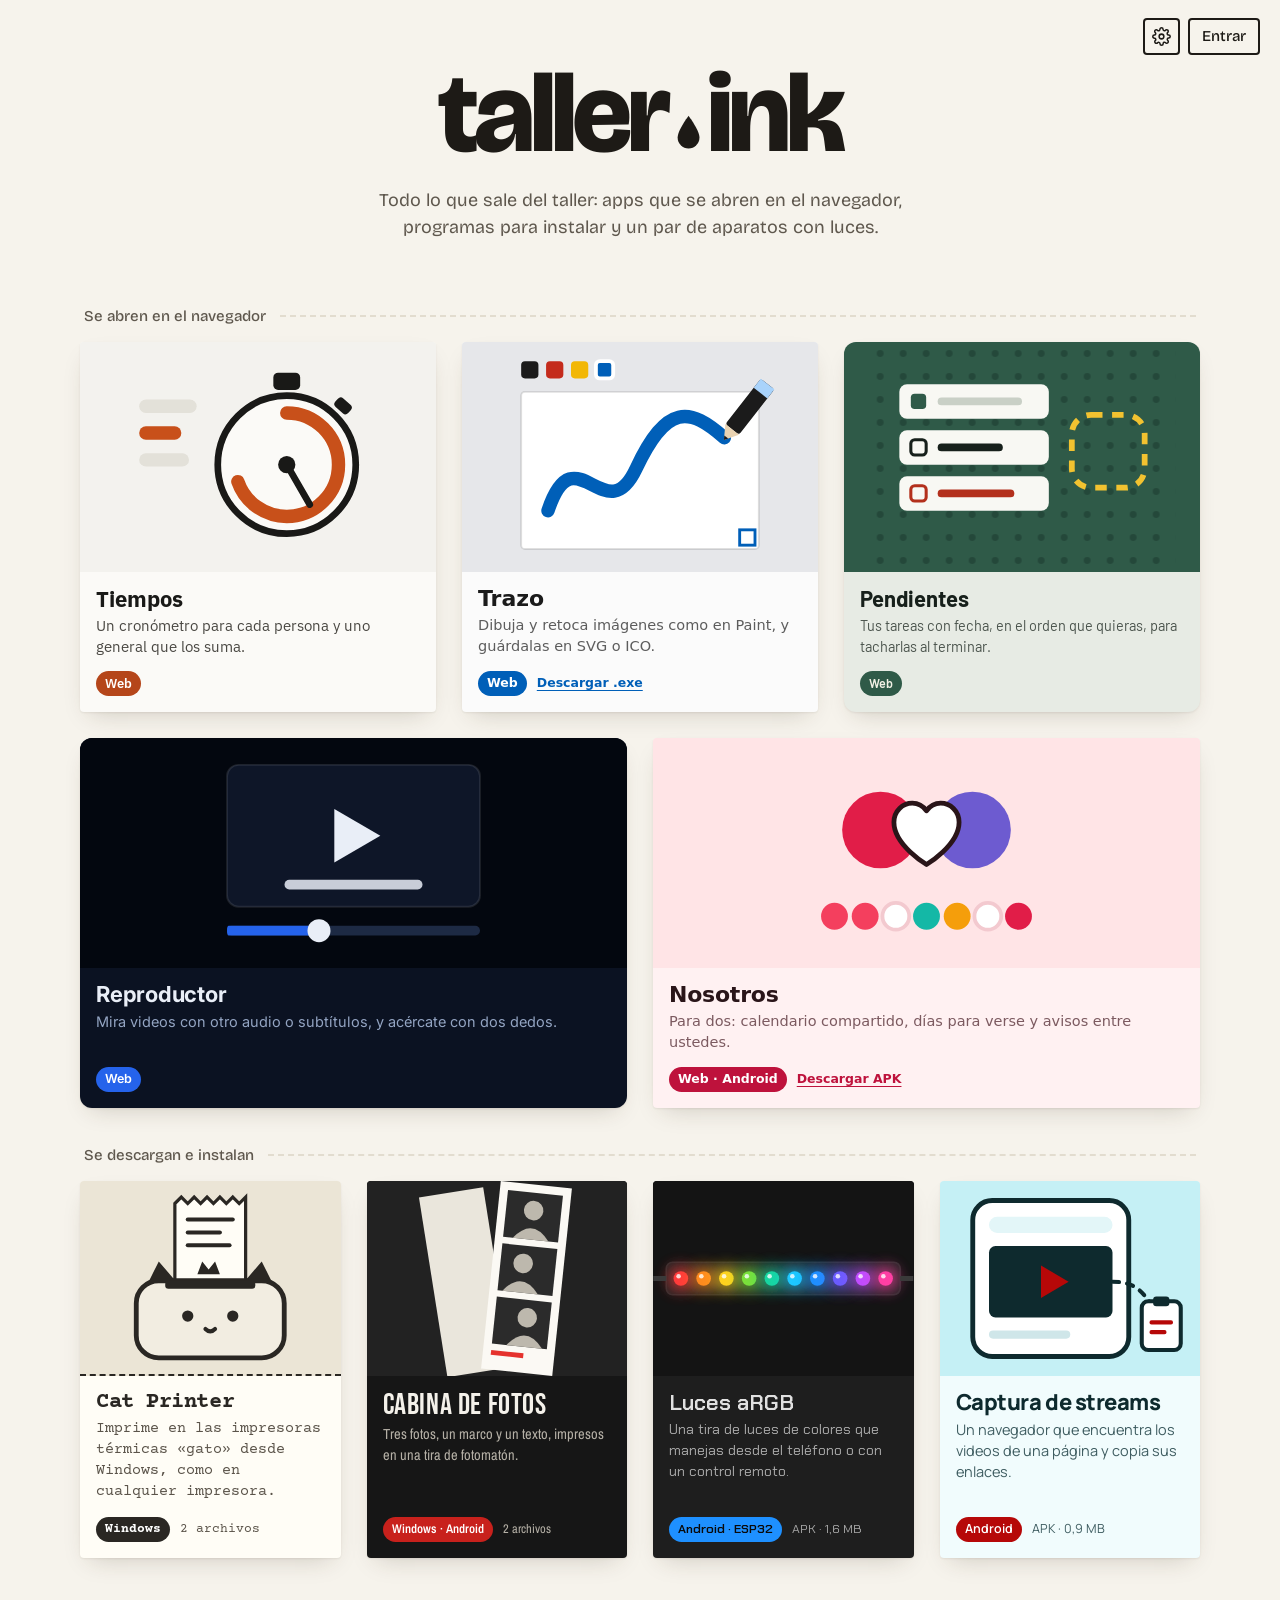
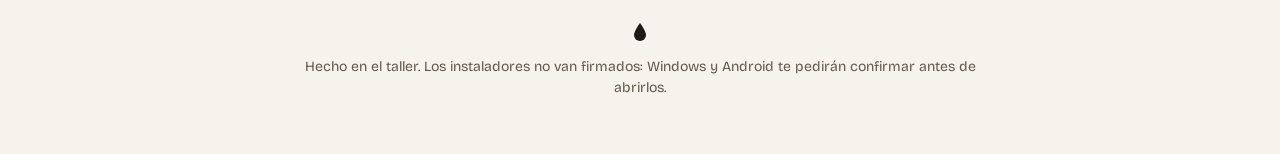
<file: index.html>
<!doctype html>
<html lang="es">
<head>
<meta charset="utf-8">
<meta name="viewport" content="width=device-width, initial-scale=1">
<title>Taller</title>
<meta name="description" content="Todo lo que sale del taller: apps web, programas para Windows y Android, y aparatos con luces.">
<meta name="theme-color" content="#f6f3ec">
<link rel="canonical" href="https://taller.ink/">
<meta property="og:type" content="website">
<meta property="og:site_name" content="Taller">
<meta property="og:title" content="Taller">
<meta property="og:description" content="Todo lo que sale del taller: apps web, programas para Windows y Android, y aparatos con luces.">
<meta property="og:url" content="https://taller.ink/">
<meta property="og:image" content="https://taller.ink/og.png">
<meta name="twitter:card" content="summary_large_image">
<script type="application/ld+json">{"@context":"https://schema.org","@type":"WebSite","name":"Taller","alternateName":"taller.ink","url":"https://taller.ink/"}</script>
<link rel="icon" href="/favicon.ico" sizes="48x48">
<link rel="icon" href="/favicon.svg" type="image/svg+xml">
<link rel="apple-touch-icon" href="/apple-touch-icon.png">
<link rel="preconnect" href="https://fonts.googleapis.com">
<link rel="preconnect" href="https://fonts.gstatic.com" crossorigin>
<link rel="stylesheet" href="https://fonts.googleapis.com/css2?family=Bricolage+Grotesque:opsz,wght@12..96,400;12..96,500;12..96,600;12..96,800&family=IBM+Plex+Sans:wght@400;600&family=Inter:wght@400;600;700&family=Space+Mono:wght@400;700&family=VT323&family=JetBrains+Mono:wght@400;700&family=Courier+Prime:wght@400;700&family=Bebas+Neue&family=Barlow:wght@400;700&family=Archivo+Narrow:wght@400;600&family=Chakra+Petch:wght@400;600&family=Manrope:wght@400;700;800&display=swap">
<link rel="stylesheet" href="estilos.css">
</head>
<body>

<header class="top">
  <div class="acciones">
    <button class="ajustes-boton" type="button" popovertarget="ajustes" aria-label="Ajustes"><svg viewBox="0 0 24 24" aria-hidden="true"><circle cx="12" cy="12" r="3"/><path d="M19.4 15a1.7 1.7 0 0 0 .3 1.8l.1.1a2 2 0 1 1-2.8 2.8l-.1-.1a1.7 1.7 0 0 0-1.8-.3 1.7 1.7 0 0 0-1 1.5V21a2 2 0 1 1-4 0v-.1a1.7 1.7 0 0 0-1.1-1.5 1.7 1.7 0 0 0-1.8.3l-.1.1a2 2 0 1 1-2.8-2.8l.1-.1a1.7 1.7 0 0 0 .3-1.8 1.7 1.7 0 0 0-1.5-1H3a2 2 0 1 1 0-4h.1a1.7 1.7 0 0 0 1.5-1.1 1.7 1.7 0 0 0-.3-1.8l-.1-.1a2 2 0 1 1 2.8-2.8l.1.1a1.7 1.7 0 0 0 1.8.3H9a1.7 1.7 0 0 0 1-1.5V3a2 2 0 1 1 4 0v.1a1.7 1.7 0 0 0 1 1.5 1.7 1.7 0 0 0 1.8-.3l.1-.1a2 2 0 1 1 2.8 2.8l-.1.1a1.7 1.7 0 0 0-.3 1.8V9a1.7 1.7 0 0 0 1.5 1H21a2 2 0 1 1 0 4h-.1a1.7 1.7 0 0 0-1.5 1z"/></svg></button>
    <a class="entrar" href="/cuenta/">Entrar</a>
  </div>
  <div class="ajustes" id="ajustes" popover>
    <h2>Ajustes</h2>
    <label class="interruptor"><span>Abrir las apps en una pestaña nueva</span><input type="checkbox" role="switch" id="pestana-nueva" checked></label>
  </div>
  <h1 class="marca" aria-label="taller.ink">
    <span>taller</span><button class="gota-boton" type="button" aria-label="Jugar con la gota" aria-haspopup="dialog"><svg class="gota" viewBox="0 0 32 40" aria-hidden="true"><path d="M16 2S4 18 4 26a12 12 0 0 0 24 0C28 18 16 2 16 2z"/></svg></button><span>ink</span>
  </h1>
  <p class="bajada">Todo lo que sale del taller: apps que se abren en el navegador, programas para instalar y un par de aparatos con luces.</p>
</header>

<main>
  <h2 class="grupo"><span>Se abren en el navegador</span></h2>
  <ul class="grilla web" role="list">

    <!-- Tiempos -->
    <li class="card t-tiempos">
      <div class="art" aria-hidden="true">
        <svg viewBox="0 0 160 120">
          <g class="fila"><rect x="18" y="30" width="30" height="7" rx="3.5" fill="#e3e1d9"/><rect x="18" y="44" width="22" height="7" rx="3.5" fill="#c8501a"/><rect x="18" y="58" width="26" height="7" rx="3.5" fill="#e3e1d9"/></g>
          <rect x="88" y="16" width="14" height="9" rx="2.5" fill="#191917"/>
          <rect x="120" y="30" width="9" height="6" rx="2" fill="#191917" transform="rotate(42 124 33)"/>
          <circle cx="95" cy="64" r="36" fill="#fbfaf7" stroke="#191917" stroke-width="3.5"/>
          <circle class="arco" cx="95" cy="64" r="27" fill="none" stroke="#c8501a" stroke-width="7" stroke-linecap="round" stroke-dasharray="118 170" transform="rotate(-90 95 64)"/>
          <g class="aguja"><line x1="95" y1="64" x2="95" y2="40" stroke="#191917" stroke-width="3.5" stroke-linecap="round"/></g>
          <circle cx="95" cy="64" r="4.5" fill="#191917"/>
        </svg>
      </div>
      <div class="cuerpo">
        <h3><a href="https://tiempos.taller.ink">Tiempos</a></h3>
        <p>Un cronómetro para cada persona y uno general que los suma.</p>
        <div class="pie"><span class="tag">Web</span></div>
      </div>
    </li>

    <!-- Trazo -->
    <li class="card t-trazo">
      <div class="art" aria-hidden="true">
        <svg viewBox="0 0 160 120">
          <g transform="translate(18 10)"><rect width="9" height="9" rx="2" fill="#1b1b1b"/><rect x="13" width="9" height="9" rx="2" fill="#c42b1c"/><rect x="26" width="9" height="9" rx="2" fill="#f2b705"/><rect x="39" width="9" height="9" rx="2" fill="#005fb8" stroke="#fff" stroke-width="2"/></g>
          <rect x="18" y="26" width="124" height="82" rx="2" fill="#fff" stroke="rgba(0,0,0,.12)"/>
          <path class="trazo" d="M32 88C46 46 62 100 78 66S106 34 124 50" fill="none" stroke="#005fb8" stroke-width="7" stroke-linecap="round" stroke-linejoin="round"/>
          <g transform="rotate(38 124 50)"><rect x="120" y="14" width="9" height="30" rx="1.5" fill="#1b1b1b"/><rect x="120" y="14" width="9" height="6" fill="#a9d3fb"/><path d="M120 44h9l-4.5 7z" fill="#e9d3b2"/><path d="M123.2 49h2.6l-1.3 2z" fill="#1b1b1b"/></g>
          <rect x="132" y="98" width="8" height="8" fill="#fff" stroke="#005fb8" stroke-width="1.5"/>
        </svg>
      </div>
      <div class="cuerpo">
        <h3><a href="https://trazo.taller.ink">Trazo</a></h3>
        <p>Dibuja y retoca imágenes como en Paint, y guárdalas en SVG o ICO.</p>
        <div class="pie"><span class="tag">Web</span><a class="extra" href="https://github.com/MiInfcl/trazo/releases/tag/v1.1.1">Descargar .exe</a></div>
      </div>
    </li>

    <!-- Pendientes -->
    <li class="card t-pendientes">
      <div class="art" aria-hidden="true">
        <svg viewBox="0 0 160 120">
          <defs><pattern id="perforado" width="12" height="12" patternUnits="userSpaceOnUse"><circle cx="6" cy="6" r="1.8" fill="#24483a"/></pattern></defs>
          <rect width="160" height="120" fill="url(#perforado)"/>
          <g class="filas">
            <rect x="16" y="22" width="78" height="18" rx="4" fill="#f8f8f3"/><rect x="22" y="27" width="8" height="8" rx="2" fill="#2f5a48"/><rect x="36" y="29" width="44" height="4" rx="2" fill="#c9d0c6"/>
            <rect x="16" y="46" width="78" height="18" rx="4" fill="#f8f8f3"/><rect x="22" y="51" width="8" height="8" rx="2" fill="none" stroke="#17201b" stroke-width="1.6"/><rect x="36" y="53" width="34" height="4" rx="2" fill="#17201b"/>
            <rect x="16" y="70" width="78" height="18" rx="4" fill="#f8f8f3"/><rect x="22" y="75" width="8" height="8" rx="2" fill="none" stroke="#b3301c" stroke-width="1.6"/><rect x="36" y="77" width="40" height="4" rx="2" fill="#b3301c"/>
          </g>
          <rect class="ranura" x="106" y="38" width="38" height="38" rx="10" fill="none" stroke="#f2c230" stroke-width="3" stroke-dasharray="6 5"/>
          <rect class="relleno" x="106" y="38" width="38" height="38" rx="10" fill="#f2c230"/>
          <path class="check" d="M115 58l6.5 6.5L135 51" fill="none" stroke="#17201b" stroke-width="4.5" stroke-linecap="round" stroke-linejoin="round" pathLength="1"/>
        </svg>
      </div>
      <div class="cuerpo">
        <h3><a href="https://pendientes.taller.ink">Pendientes</a></h3>
        <p>Tus tareas con fecha, en el orden que quieras, para tacharlas al terminar.</p>
        <div class="pie"><span class="tag">Web</span></div>
      </div>
    </li>

    <!-- Reproductor -->
    <li class="card t-reproductor">
      <div class="art" aria-hidden="true">
        <svg viewBox="0 0 160 120">
          <rect x="14" y="14" width="132" height="74" rx="6" fill="#0e1628" stroke="rgba(255,255,255,.1)"/>
          <path d="M70 37v28l24-14z" fill="#e9eef7"/>
          <rect x="44" y="74" width="72" height="5" rx="2.5" fill="#e9eef7" opacity=".85"/>
          <rect x="14" y="98" width="132" height="5" rx="2.5" fill="#1d2a44"/>
          <rect class="avance" x="14" y="98" width="132" height="5" rx="2.5" fill="#2563eb"/>
          <circle class="cabezal" cx="62" cy="100.5" r="6" fill="#e9eef7"/>
        </svg>
      </div>
      <div class="cuerpo">
        <h3><a href="https://butaca.taller.ink/reproductor.html">Reproductor</a></h3>
        <p>Mira videos con otro audio o subtítulos, y acércate con dos dedos.</p>
        <div class="pie"><span class="tag">Web</span></div>
      </div>
    </li>

    <!-- Nosotros -->
    <li class="card t-nosotros">
      <div class="art" aria-hidden="true">
        <svg viewBox="0 0 160 120">
          <circle cx="56" cy="48" r="20" fill="#e11d48"/>
          <circle cx="104" cy="48" r="20" fill="#6d5bd0"/>
          <path class="latido" d="M80 66s-17-10-17-22c0-6 4.6-10 9.6-10 3.2 0 5.7 1.6 7.4 4 1.7-2.4 4.2-4 7.4-4 5 0 9.6 4 9.6 10 0 12-17 22-17 22z" fill="#fff" stroke="#2a1519" stroke-width="2.5" stroke-linejoin="round"/>
          <g transform="translate(25 86)">
            <rect width="14" height="14" rx="7" fill="#f43f5e"/><rect x="16" width="14" height="14" rx="7" fill="#f43f5e"/>
            <rect x="32" width="14" height="14" rx="7" fill="#fff" stroke="#f3c9cf" stroke-width="2"/><rect x="48" width="14" height="14" rx="7" fill="#14b8a6"/>
            <rect x="64" width="14" height="14" rx="7" fill="#f59e0b"/><rect x="80" width="14" height="14" rx="7" fill="#fff" stroke="#f3c9cf" stroke-width="2"/>
            <rect x="96" width="14" height="14" rx="7" fill="#e11d48"/>
          </g>
        </svg>
      </div>
      <div class="cuerpo">
        <h3><a href="https://nosotros-app.xyz">Nosotros</a></h3>
        <p>Para dos: calendario compartido, días para verse y avisos entre ustedes.</p>
        <div class="pie"><span class="tag">Web · Android</span><a class="extra" href="https://github.com/MiInfcl/nosotros-android/releases/download/v5/Nosotros.apk">Descargar APK</a></div>
      </div>
    </li>
  </ul>

  <h2 class="grupo"><span>Se descargan e instalan</span></h2>
  <ul class="grilla" role="list">

    <!-- Cat Printer -->
    <li class="card t-gato descarga" data-archivos="CatPrinter.exe;El programa;Windows · 22 MB|CatPrinterPuente.exe;Puente a impresora de Windows;Windows · 26 MB">
      <div class="art" aria-hidden="true">
        <svg viewBox="0 0 160 120">
          <g class="papel"><path d="M58 70V14l4 -4 4 4 4-4 4 4 4-4 4 4 4-4 4 4 4-4 4 4 4-4v56z" fill="#fffdf6" stroke="#2a2723" stroke-width="2"/>
            <g stroke="#2a2723" stroke-width="2.5" stroke-linecap="round"><line x1="66" y1="24" x2="94" y2="24"/><line x1="66" y1="32" x2="86" y2="32"/><line x1="66" y1="40" x2="92" y2="40"/></g>
            <path d="M72 58l3-8 4 5 4-5 3 8z" fill="#2a2723"/></g>
          <path d="M40 66l8-16 12 14zM120 66l-8-16-12 14z" fill="#2a2723"/>
          <rect x="34" y="62" width="92" height="48" rx="14" fill="#f2ede1" stroke="#2a2723" stroke-width="3"/>
          <rect x="52" y="62" width="56" height="5" rx="2" fill="#2a2723"/>
          <circle cx="66" cy="84" r="3.5" fill="#2a2723"/><circle cx="94" cy="84" r="3.5" fill="#2a2723"/>
          <path d="M77 92q3 3 6 0" fill="none" stroke="#2a2723" stroke-width="2.5" stroke-linecap="round"/>
        </svg>
      </div>
      <div class="cuerpo">
        <h3><a href="descargas/CatPrinter.exe" download>Cat Printer</a></h3>
        <p>Imprime en las impresoras térmicas «gato» desde Windows, como en cualquier impresora.</p>
        <div class="pie"><span class="tag">Windows</span><span class="dom">2 archivos</span></div>
      </div>
    </li>

    <!-- Cabina de fotos -->
    <li class="card t-cabina descarga" data-archivos="CatPrinterCabina.exe;Para PC;Windows · 22 MB|CatPrinterCabina.apk;Para teléfono;Android · 2,1 MB">
      <div class="art" aria-hidden="true">
        <svg viewBox="0 0 160 120">
          <g transform="rotate(-9 62 60)"><rect x="40" y="6" width="40" height="112" fill="#eae6dc"/></g>
          <g class="tira">
            <rect x="76" y="2" width="44" height="116" fill="#fbf9f4"/>
            <g fill="#2b2b2b"><rect x="81" y="7" width="34" height="29"/><rect x="81" y="40" width="34" height="29"/><rect x="81" y="73" width="34" height="29"/></g>
            <g fill="#bdb8ad"><circle cx="98" cy="18" r="6"/><path d="M87 36q11-14 22 0z"/><circle cx="95" cy="51" r="6"/><path d="M84 69q11-14 22 0z"/><circle cx="101" cy="84" r="6"/><path d="M90 102q11-14 22 0z"/></g>
            <rect x="81" y="106" width="20" height="3" fill="#e5322d"/>
          </g>
        </svg>
      </div>
      <div class="cuerpo">
        <h3><a href="descargas/CatPrinterCabina.exe" download>Cabina de fotos</a></h3>
        <p>Tres fotos, un marco y un texto, impresos en una tira de fotomatón.</p>
        <div class="pie"><span class="tag">Windows · Android</span><span class="dom">2 archivos</span></div>
      </div>
    </li>

    <!-- Luces aRGB -->
    <li class="card t-luces descarga" data-archivos="LucesARGB.apk;App de control;Android · 1,6 MB">
      <div class="art" aria-hidden="true">
        <svg viewBox="0 0 160 120">
          <defs><filter id="brillo" x="-1" y="-1" width="3" height="3"><feGaussianBlur stdDeviation="5"/></filter></defs>
          <rect x="8" y="50" width="144" height="20" rx="4" fill="#232323" stroke="#2f2f2f"/>
          <g class="leds"></g>
          <path d="M8 60H0M152 60h8" stroke="#3a3a3a" stroke-width="3"/>
        </svg>
      </div>
      <div class="cuerpo">
        <h3><a href="descargas/LucesARGB.apk" download>Luces aRGB</a></h3>
        <p>Una tira de luces de colores que manejas desde el teléfono o con un control remoto.</p>
        <div class="pie"><span class="tag">Android · ESP32</span><span class="dom">APK · 1,6 MB</span></div>
      </div>
    </li>

    <!-- Captura de streams -->
    <li class="card t-captura descarga" data-archivos="CapturaStreams.apk;La app;Android · 0,9 MB">
      <div class="art" aria-hidden="true">
        <svg viewBox="0 0 160 120">
          <rect x="20" y="12" width="96" height="96" rx="12" fill="#fff" stroke="#0e2a2e" stroke-width="3"/>
          <rect x="30" y="22" width="76" height="10" rx="5" fill="#e3f6f8"/>
          <rect x="30" y="40" width="76" height="44" rx="4" fill="#0e2a2e"/>
          <path d="M62 52v20l17-10z" fill="#b60808"/>
          <rect x="30" y="92" width="50" height="5" rx="2.5" fill="#cfe6e9"/>
          <path class="cadena" d="M106 62c14 0 18 6 24 14" fill="none" stroke="#0e2a2e" stroke-width="2.5" stroke-dasharray="4 5" stroke-linecap="round"/>
          <g transform="translate(124 74)"><rect width="24" height="30" rx="4" fill="#fff" stroke="#0e2a2e" stroke-width="2.5"/><rect x="7" y="-3" width="10" height="6" rx="2" fill="#0e2a2e"/><path d="M6 13h12M6 19h8" stroke="#b60808" stroke-width="2.5" stroke-linecap="round"/></g>
        </svg>
      </div>
      <div class="cuerpo">
        <h3><a href="descargas/CapturaStreams.apk" download>Captura de streams</a></h3>
        <p>Un navegador que encuentra los videos de una página y copia sus enlaces.</p>
        <div class="pie"><span class="tag">Android</span><span class="dom">APK · 0,9 MB</span></div>
      </div>
    </li>
  </ul>
</main>

<footer class="pie-sitio">
  <svg class="gota" viewBox="0 0 32 40" aria-hidden="true"><path d="M16 2S4 18 4 26a12 12 0 0 0 24 0C28 18 16 2 16 2z"/></svg>
  <p>Hecho en el taller. Los instaladores no van firmados: Windows y Android te pedirán confirmar antes de abrirlos.</p>
</footer>

<dialog class="dialogo" id="dialogo" aria-labelledby="dialogo-titulo">
  <form method="dialog" class="dialogo-caja">
    <p class="dialogo-sobre">Elige qué descargar</p>
    <h2 id="dialogo-titulo"></h2>
    <ul class="archivos" role="list"></ul>
    <button class="cerrar" value="cerrar" aria-label="Cerrar"><svg viewBox="0 0 20 20" aria-hidden="true"><path d="M5 5l10 10M15 5L5 15"/></svg></button>
  </form>
</dialog>

<dialog class="juego" id="juego" aria-labelledby="juego-titulo">
  <div class="juego-caja">
    <div class="marcador">
      <h2 id="juego-titulo">Al tintero</h2>
      <p class="puntos" aria-live="polite">Gotas <b>0</b> <span class="doble" hidden>×2</span></p>
      <p class="record">Mejor <b>0</b></p>
      <p class="vidas" aria-label="Manchas que quedan"><svg viewBox="0 0 32 40" aria-hidden="true"><path d="M16 2S4 18 4 26a12 12 0 0 0 24 0C28 18 16 2 16 2z"/></svg><svg viewBox="0 0 32 40" aria-hidden="true"><path d="M16 2S4 18 4 26a12 12 0 0 0 24 0C28 18 16 2 16 2z"/></svg><svg viewBox="0 0 32 40" aria-hidden="true"><path d="M16 2S4 18 4 26a12 12 0 0 0 24 0C28 18 16 2 16 2z"/></svg></p>
    </div>
    <div class="tablero">
      <canvas width="360" height="480" tabindex="0" aria-label="Hoja con el tintero. Muévelo con el dedo, el mouse o las flechas."></canvas>
      <div class="aviso">
        <h3></h3>
        <p></p>
        <button type="button"></button>
      </div>
    </div>
    <form method="dialog"><button class="cerrar" value="cerrar" aria-label="Cerrar"><svg viewBox="0 0 20 20" aria-hidden="true"><path d="M5 5l10 10M15 5L5 15"/></svg></button></form>
  </div>
</dialog>
<script src="juego.js" defer></script>

<script>
// Grilla pareja: elige cuántas columnas usar para que las filas queden parecidas (5 cards = 3 + 2, no 4 + 1)
(function () {
  var grillas = document.querySelectorAll('.grilla');
  function repartir(g) {
    var w = g.clientWidth, gap = parseFloat(getComputedStyle(g).columnGap) || 0;
    var max = window.innerWidth <= 600 ? 2 : Math.max(1, Math.min(4, Math.floor((w + gap) / (230 + gap))));
    var n = g.children.length, filas = Math.ceil(n / max), cols = Math.ceil(n / filas);
    var base = (w - (cols - 1) * gap) / cols;
    g.style.setProperty('--cols', cols);
    g.style.setProperty('--art-h', Math.round(Math.min(base * .75, 230)) + 'px'); // tope: el dibujo no crece sin fin en cards anchas
  }
  grillas.forEach(repartir);
  if (window.ResizeObserver) {
    var ro = new ResizeObserver(function (e) { e.forEach(function (x) { repartir(x.target); }); });
    grillas.forEach(function (g) { ro.observe(g); });
  } else window.addEventListener('resize', function () { grillas.forEach(repartir); });
})();
// Abrir las apps en pestaña nueva (se puede apagar en Ajustes; queda guardado en este navegador)
(function () {
  var caja = document.getElementById('pestana-nueva');
  var enlaces = document.querySelectorAll('.card:not(.descarga) h3 a[href^="http"]');
  var si = true;
  try { si = localStorage.getItem('taller-pestana-nueva') !== 'no'; } catch (e) {}
  function aplicar() {
    enlaces.forEach(function (a) {
      if (si) { a.target = '_blank'; a.rel = 'noopener'; } else { a.removeAttribute('target'); a.removeAttribute('rel'); }
    });
  }
  caja.checked = si; aplicar();
  caja.addEventListener('change', function () {
    si = caja.checked; aplicar();
    try { localStorage.setItem('taller-pestana-nueva', si ? 'si' : 'no'); } catch (e) {}
  });
})();
// Descargas: la card abre un cuadro con su mismo tema para elegir el archivo
(function () {
  var dlg = document.getElementById('dialogo');
  if (!dlg || !dlg.showModal) return;
  var lista = dlg.querySelector('.archivos'), titulo = dlg.querySelector('h2');
  document.querySelectorAll('.card.descarga h3 a').forEach(function (a) {
    a.addEventListener('click', function (e) {
      e.preventDefault();
      var card = a.closest('.card');
      var tema = [].filter.call(card.classList, function (c) { return c.indexOf('t-') === 0; })[0];
      dlg.className = 'dialogo ' + tema;
      titulo.textContent = a.textContent;
      lista.innerHTML = '';
      card.dataset.archivos.split('|').forEach(function (fila) {
        var p = fila.split(';'), li = document.createElement('li'), l = document.createElement('a');
        l.href = 'descargas/' + p[0]; l.setAttribute('download', '');
        l.innerHTML = '<span class="nombre"></span><span class="que"></span><span class="peso"></span>' +
          '<svg viewBox="0 0 20 20" aria-hidden="true"><path d="M10 3v10M5 9l5 5 5-5M4 17h12"/></svg>';
        l.querySelector('.nombre').textContent = p[0];
        l.querySelector('.que').textContent = p[1];
        l.querySelector('.peso').textContent = p[2];
        l.addEventListener('click', function () { setTimeout(function () { dlg.close(); }, 150); });
        li.appendChild(l); lista.appendChild(li);
      });
      dlg.showModal();
    });
  });
  dlg.addEventListener('click', function (e) { if (e.target === dlg) dlg.close(); });
})();
// Luces: diez LED con su brillo
(function () {
  var g = document.querySelector('.t-luces .leds');
  if (!g) return;
  var cols = ['#ff3b3b','#ff8a1f','#ffd21f','#7be03a','#18d6a0','#1ec8ff','#1E90FF','#6a5cff','#c04dff','#ff3fa4'];
  var ns = 'http://www.w3.org/2000/svg', html = '';
  cols.forEach(function (c, i) {
    var x = 17 + i * 14;
    html += '<g class="led" style="--i:' + i + '"><circle cx="' + x + '" cy="60" r="7" fill="' + c + '" filter="url(#brillo)" opacity=".85"/>' +
            '<circle cx="' + x + '" cy="60" r="4.5" fill="' + c + '"/><circle cx="' + (x - 1.4) + '" cy="58.6" r="1.4" fill="#fff" opacity=".8"/></g>';
  });
  g.innerHTML = html;
})();
</script>
</body>
</html>
</file>
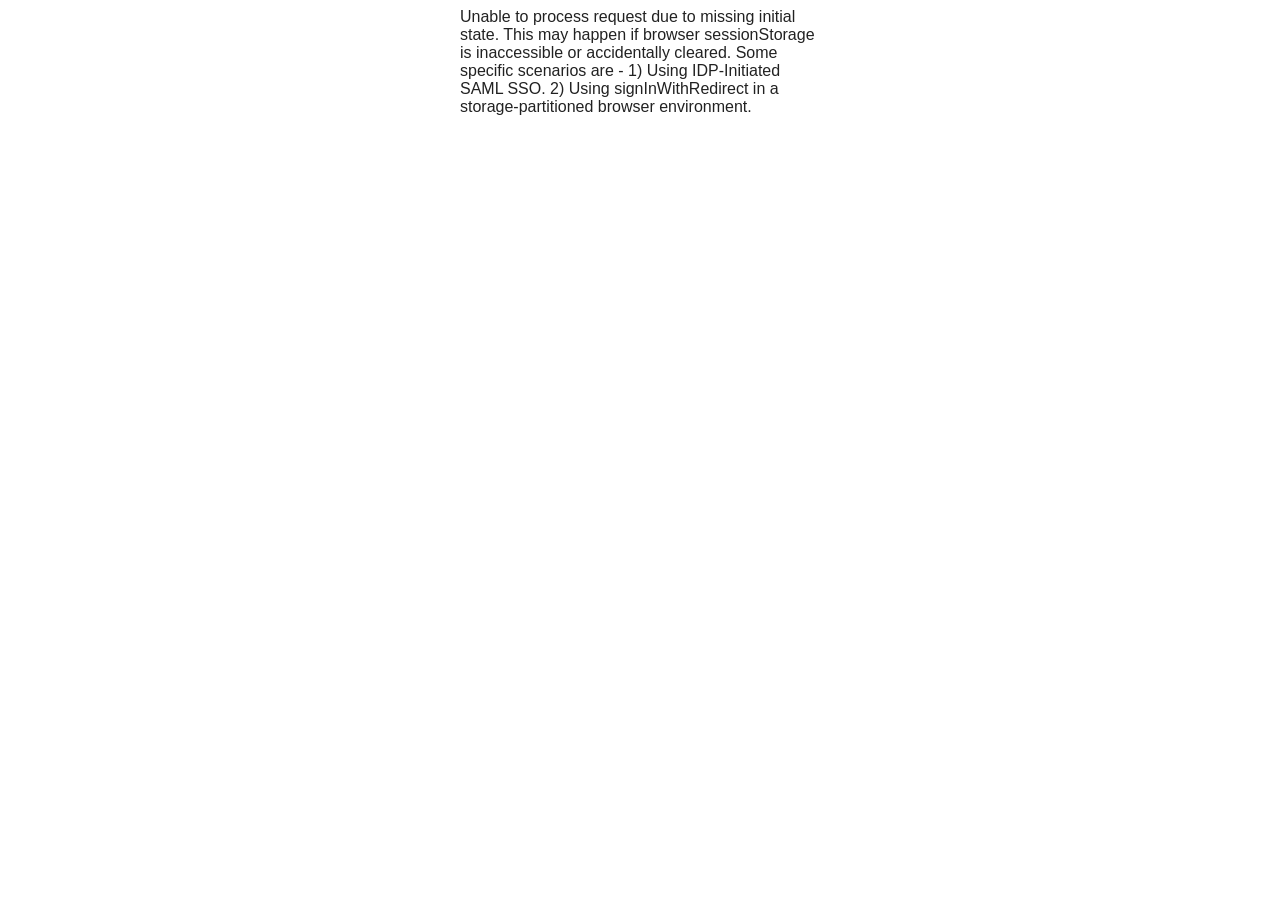
<file: __/auth/handler.html>
<!DOCTYPE html>
<html>
<head>
<meta name=viewport content="width=device-width, initial-scale=1">
<meta http-equiv="Content-Type" content="text/html; charset=utf-8">
<script type="text/javascript" src="experiments.js"></script>
<script type="text/javascript" src="handler.js"></script>
<script type="text/javascript" nonce="firebase-auth-helper">
var POST_BODY = '{{POST_BODY}}';
fireauth.oauthhelper.widget.initialize();
</script>
</head>
<body>
</body>
</html>
</file>
<file: estilos.css>
/* taller.ink · portada de proyectos */
:root {
  --papel: #f6f3ec;
  --tinta: #1d1a16;
  --tinta-2: #5f584e;
  --linea: #e2dccf;
  --sombra-1: 0 1px 2px rgba(60, 44, 24, .08), 0 10px 24px -10px rgba(60, 44, 24, .22);
  --sombra-2: 0 2px 4px rgba(60, 44, 24, .08), 0 22px 40px -14px rgba(60, 44, 24, .32);
}
* { box-sizing: border-box; }
html { -webkit-text-size-adjust: 100%; }
body {
  margin: 0;
  background: var(--papel);
  color: var(--tinta);
  font: 16px/1.5 "Bricolage Grotesque", system-ui, sans-serif;
}
a { color: inherit; }

/* Cabecera */
.acciones { position: absolute; top: 18px; right: 20px; display: flex; gap: 8px; }
.entrar, .ajustes-boton {
  padding: 7px 14px; border-radius: 4px;
  font-weight: 500; font-size: 15px; text-decoration: none;
  box-shadow: inset 0 0 0 2px var(--tinta);
  transition: background .2s, color .2s;
}
.entrar:hover, .entrar:focus-visible, .ajustes-boton:hover, .ajustes-boton:focus-visible { background: var(--tinta); color: var(--papel); outline: none; }
.ajustes-boton { display: grid; place-items: center; width: 37px; padding: 0; border: 0; background: none; color: var(--tinta); cursor: pointer; font: inherit; }
.ajustes-boton svg { width: 19px; height: 19px; fill: none; stroke: currentColor; stroke-width: 1.9; stroke-linecap: round; stroke-linejoin: round; transition: transform .4s cubic-bezier(.3, 1.4, .5, 1); }
.ajustes-boton:hover svg { transform: rotate(60deg); }
.ajustes {
  position: fixed; inset: auto; top: 64px; right: 20px; margin: 0;
  width: min(300px, calc(100vw - 32px)); padding: 16px 16px 14px;
  border: 0; border-radius: 6px; background: #fffdf8; color: var(--tinta); box-shadow: var(--sombra-2); text-align: left;
  font: 15px/1.4 "Bricolage Grotesque", system-ui, sans-serif;
}
.ajustes:popover-open { animation: aparecer .2s cubic-bezier(.3, 1.4, .5, 1); }
.ajustes h2 { margin: 0 0 10px; font-size: 18px; font-weight: 800; letter-spacing: -0.03em; }
.interruptor { display: flex; align-items: center; justify-content: space-between; gap: 14px; cursor: pointer; }
.interruptor input { appearance: none; flex: none; position: relative; width: 42px; height: 24px; margin: 0; border-radius: 12px; background: var(--linea); cursor: pointer; transition: background .2s; }
.interruptor input::after { content: ""; position: absolute; top: 3px; left: 3px; width: 18px; height: 18px; border-radius: 50%; background: #fff; box-shadow: 0 1px 2px rgba(60, 44, 24, .3); transition: transform .22s cubic-bezier(.3, 1.4, .5, 1); }
.interruptor input:checked { background: var(--tinta); }
.interruptor input:checked::after { transform: translateX(18px); }
.interruptor input:focus-visible { outline: 2px solid var(--tinta); outline-offset: 3px; }
.top { max-width: 760px; margin: 0 auto; padding: 64px 20px 28px; text-align: center; }
.marca {
  margin: 0;
  font-family: "Bricolage Grotesque", system-ui, sans-serif;
  font-weight: 800;
  font-size: clamp(56px, 13vw, 112px);
  letter-spacing: -0.045em;
  line-height: .9;
  display: inline-flex;
  align-items: baseline;
}
.marca .gota { width: .26em; height: .34em; margin: 0 .04em 0 .06em; fill: var(--tinta); transform-origin: 50% 100%; animation: gota 4.5s ease-in-out infinite; }
@keyframes gota { 0%, 86%, 100% { transform: translateY(0) scaleY(1); } 90% { transform: translateY(.04em) scaleY(.86); } 94% { transform: translateY(-.05em) scaleY(1.08); } }
.bajada { margin: 22px auto 0; max-width: 34em; color: var(--tinta-2); font-size: 18px; }

main { max-width: 1160px; margin: 0 auto; padding: 0 20px 40px; }

.grupo {
  display: flex; align-items: center; gap: 14px;
  margin: 40px 4px 18px;
  font: 500 15px/1 "Bricolage Grotesque", sans-serif;
  color: var(--tinta-2);
}
.grupo::after { content: ""; flex: 1; border-top: 2px dashed var(--linea); }

.grilla {
  --cols: 4; --gap: 26px;
  list-style: none; margin: 0; padding: 0;
  display: flex; flex-wrap: wrap;
  gap: var(--gap);
}
/* Cuántas columnas y qué alto de dibujo lo calcula repartirGrilla() para que las filas queden parejas;
   las cards de la última fila se estiran para llenarla, como en el celular. */
.grilla > li { flex: 1 1 calc((100% - (var(--cols) - 1) * var(--gap)) / var(--cols)); min-width: 0; }
.grilla[style*="--art-h"] .art { aspect-ratio: auto; height: var(--art-h); }

/* Card base: cada tema rellena estas variables */
.card {
  --fondo: #fff; --arte: #eee; --texto: #111; --suave: #555; --acento: #333;
  --letra: "Bricolage Grotesque", sans-serif; --titulo: var(--letra); --radio: 4px;
  position: relative;
  display: flex; flex-direction: column;
  background: var(--fondo);
  color: var(--texto);
  border-radius: var(--radio);
  box-shadow: var(--sombra-1);
  overflow: hidden;
  font-family: var(--letra);
  transition: transform .22s cubic-bezier(.3, 1.6, .5, 1), box-shadow .22s;
}
.card:nth-child(odd):hover, .card:nth-child(odd):focus-within { transform: translateY(-6px) rotate(-1.2deg); }
.card:nth-child(even):hover, .card:nth-child(even):focus-within { transform: translateY(-6px) rotate(1.2deg); }
.card:hover, .card:focus-within { box-shadow: var(--sombra-2); }
.card:nth-child(n):not(:has(h3 a)):hover, .card:nth-child(n):not(:has(h3 a)):focus-within { transform: none; box-shadow: var(--sombra-1); }
.card:has(h3 a):active { transform: translateY(1px); box-shadow: var(--sombra-1); transition-duration: .06s; }

.art { position: relative; aspect-ratio: 4 / 3; background: var(--arte); overflow: hidden; }
.art svg { position: absolute; inset: 0; width: 100%; height: 100%; display: block; }

.cuerpo { padding: 14px 16px 16px; display: flex; flex-direction: column; flex: 1; }
.card h3 { margin: 0 0 4px; font-family: var(--titulo); font-size: 22px; line-height: 1.15; }
.card h3 a { text-decoration: none; }
.card h3 a::after { content: ""; position: absolute; inset: 0; z-index: 1; border-radius: inherit; }
.card h3 a:focus-visible { outline: none; }
.card:focus-within { outline: 3px solid var(--acento); outline-offset: 4px; }
.card p { margin: 0 0 14px; color: var(--suave); font-size: 14.5px; line-height: 1.45; }
.pie { margin-top: auto; display: flex; flex-wrap: wrap; align-items: center; gap: 8px 10px; font-size: 12.5px; }
.tag { padding: 3px 9px; border-radius: 999px; background: var(--acento); color: var(--sobre-acento, #fff); font-weight: 600; white-space: nowrap; }
.dom { color: var(--suave); }
.extra { position: relative; z-index: 2; font-weight: 600; color: var(--acento); text-underline-offset: 3px; }
.extra:hover { text-decoration-thickness: 2px; }

/* ---------- Temas ---------- */

/* Tiempos: papel cálido, IBM Plex, naranja "corriendo" */
.t-tiempos { --fondo: #fbfaf7; --arte: #f3f2ee; --texto: #191917; --suave: #4a4843; --acento: #b5461a; --letra: "IBM Plex Sans", sans-serif; }
.t-tiempos .aguja { transform-origin: 95px 64px; transform-box: view-box; transform: rotate(150deg); transition: transform 1.2s cubic-bezier(.2, .8, .2, 1); }
.t-tiempos:hover .aguja { transform: rotate(510deg); }

/* Trazo: la ventana de Paint, azul de Windows */
.t-trazo { --fondo: #fbfbfb; --arte: #e6e7ea; --texto: #1b1b1b; --suave: #5d5d5d; --acento: #005fb8; --letra: "Segoe UI Variable Text", "Segoe UI", "Noto Sans", system-ui, sans-serif; }
.t-trazo h3 { font-weight: 600; }
.t-trazo .trazo { stroke-dasharray: 160; stroke-dashoffset: 0; }
.t-trazo:hover .trazo { animation: dibujar 1s ease-out; }
@keyframes dibujar { from { stroke-dashoffset: 160; } }

/* Pendientes: tablero perforado verde y amarillo de seguridad, Barlow */
.t-pendientes { --fondo: #e7ebe4; --arte: #2f5a48; --texto: #17201b; --suave: #4b544d; --acento: #2f5a48; --sobre-acento: #f1efe4; --letra: "Barlow", sans-serif; --radio: 12px; }
.t-pendientes h3 { font-weight: 700; }
.t-pendientes .relleno { transform-box: fill-box; transform-origin: center; transform: scale(.4); opacity: 0; transition: transform .35s cubic-bezier(.3, 1.5, .5, 1), opacity .2s; }
.t-pendientes .check { stroke-dasharray: 1; stroke-dashoffset: 1; transition: stroke-dashoffset .3s ease-out .2s; }
.t-pendientes:hover .relleno { transform: scale(1); opacity: 1; }
.t-pendientes:hover .check { stroke-dashoffset: 0; }

/* Reproductor: la pantalla oscura de Butaca, azul de reproducción, Inter */
.t-reproductor { --fondo: #0b1222; --arte: #03070f; --texto: #e9eef7; --suave: #93a4c2; --acento: #2563eb; --sobre-acento: #fff; --letra: "Inter", sans-serif; --radio: 12px; }
.t-reproductor h3 { font-weight: 700; letter-spacing: -.01em; }
.t-reproductor .avance { transform-box: view-box; transform-origin: 14px 0; transform: scaleX(.364); transition: transform 1.4s cubic-bezier(.2, .8, .2, 1); }
.t-reproductor .cabezal { transition: transform 1.4s cubic-bezier(.2, .8, .2, 1); }
.t-reproductor:hover .avance { transform: scaleX(.85); }
.t-reproductor:hover .cabezal { transform: translateX(64px); }

/* Cat Printer: papel térmico y máquina de escribir */
.t-gato { --fondo: #fffdf6; --arte: #ebe5d6; --texto: #2a2723; --suave: #5b544a; --acento: #2a2723; --letra: "Courier Prime", monospace; }
.t-gato h3 { font-weight: 700; letter-spacing: -.02em; }
.t-gato .art { border-bottom: 2px dashed #2a2723; }
.t-gato .papel { transition: transform .5s cubic-bezier(.3, 1.4, .5, 1); }
.t-gato:hover .papel { transform: translateY(-8px); }

/* Cabina de fotos: tira impresa, negro y rojo */
.t-cabina { --fondo: #161616; --arte: #222; --texto: #f4f1ea; --suave: #b5b0a6; --acento: #c8211c; --titulo: "Bebas Neue", sans-serif; --letra: "Archivo Narrow", sans-serif; }
.t-cabina .extra { color: #ff6b5e; }
.t-cabina h3 { font-size: 30px; font-weight: 400; letter-spacing: .02em; line-height: 1; }
.t-cabina .tira { transform-box: view-box; transform-origin: 98px 60px; transform: rotate(6deg); transition: transform .35s; }
.t-cabina:hover .tira { transform: rotate(1deg) translateY(-3px); }

/* Luces aRGB: placa oscura, Chakra Petch */
.t-luces { --fondo: #1e1e1e; --arte: #141414; --texto: #e0e0e0; --suave: #a7a7a7; --acento: #1E90FF; --sobre-acento: #0a0a0a; --letra: "Chakra Petch", sans-serif; }
.t-luces h3 { font-weight: 600; }
.t-luces:hover .led { animation: ronda 1.1s ease-in-out infinite; animation-delay: calc(var(--i) * .08s); }
@keyframes ronda { 0%, 100% { opacity: 1; } 50% { opacity: .25; } }

/* Captura de streams: celeste y rojo de grabación, Manrope */
.t-captura { --fondo: #f1fcfd; --arte: #c5f0f5; --texto: #0e2a2e; --suave: #3f5d61; --acento: #b60808; --letra: "Manrope", sans-serif; }
.t-captura h3 { font-weight: 800; letter-spacing: -.02em; }
.t-captura:hover .cadena { animation: correr .8s linear infinite; }
@keyframes correr { to { stroke-dashoffset: -18; } }

/* Nosotros: rosa de la app, letra del sistema */
.t-nosotros { --fondo: #fff1f2; --arte: #ffe4e6; --texto: #2a1519; --suave: #7c5a60; --acento: #be123c; --sobre-acento: #fff; --letra: system-ui, -apple-system, "Segoe UI", Roboto, sans-serif; }
.t-nosotros h3 { font-weight: 800; letter-spacing: -.01em; }
.t-nosotros .latido { transform-box: fill-box; transform-origin: center; }
.t-nosotros:hover .latido { animation: latido .9s ease-in-out infinite; }
@keyframes latido { 0%, 100% { transform: scale(1); } 20% { transform: scale(1.18); } 40% { transform: scale(1); } 60% { transform: scale(1.1); } }

/* Cuadro de descarga: toma el tema de la card que lo abre */
:where(.dialogo) { --fondo: #fff; --arte: #eee; --texto: #111; --suave: #555; --acento: #333; --letra: "Bricolage Grotesque", sans-serif;  --titulo: var(--letra); --radio: 4px; }
.dialogo {
  width: min(380px, calc(100vw - 32px)); padding: 0; border: 0;
  background: var(--fondo); color: var(--texto); font-family: var(--letra);
  border-radius: var(--radio); box-shadow: var(--sombra-2);
}
.dialogo[open] { animation: aparecer .24s cubic-bezier(.3, 1.4, .5, 1); }
.dialogo::backdrop { background: rgba(29, 26, 22, .38); }
@keyframes aparecer { from { opacity: 0; transform: translateY(12px) scale(.96); } }
.dialogo-caja { position: relative; padding: 20px 20px 18px; }
.dialogo-sobre { margin: 0; font-size: 13px; color: var(--suave); }
.dialogo h2 { margin: 2px 40px 14px 0; font-family: var(--titulo); font-size: 26px; line-height: 1.1; }
.archivos { list-style: none; margin: 0; padding: 0; display: grid; gap: 8px; }
.archivos a {
  display: grid; grid-template-columns: 1fr auto; align-items: center; gap: 2px 12px;
  padding: 11px 14px; border-radius: min(var(--radio), 12px);
  background: var(--arte); color: var(--texto); text-decoration: none;
  transition: transform .15s;
}
.archivos a:hover, .archivos a:focus-visible { transform: translateX(3px); outline: 2px solid var(--acento); outline-offset: 0; }
.archivos .nombre { font-weight: 700; font-size: 15px; overflow-wrap: anywhere; }
.archivos .que { grid-column: 1; font-size: 13px; color: var(--suave); }
.archivos .peso { grid-column: 1; font-size: 12px; color: var(--suave); }
.archivos svg { grid-column: 2; grid-row: 1 / span 3; width: 22px; height: 22px; fill: none; stroke: var(--acento); stroke-width: 2.2; stroke-linecap: round; stroke-linejoin: round; }
.cerrar { position: absolute; top: 14px; right: 14px; width: 34px; height: 34px; display: grid; place-items: center; border: 0; border-radius: 50%; background: transparent; color: var(--texto); cursor: pointer; }
.cerrar:hover, .cerrar:focus-visible { background: var(--arte); outline: none; }
.cerrar svg { width: 18px; height: 18px; fill: none; stroke: currentColor; stroke-width: 2.2; stroke-linecap: round; }
.dialogo.t-cabina h2 { font-size: 34px; font-weight: 400; }
.dialogo.t-cabina .archivos svg, .dialogo.t-cabina .archivos a:hover { stroke: #ff6b5e; outline-color: #ff6b5e; }
.dialogo.t-luces .archivos svg { stroke: #4aa8ff; }

/* Pie */
.pie-sitio { max-width: 760px; margin: 0 auto; padding: 24px 20px 56px; text-align: center; color: var(--tinta-2); font-size: 14px; }
.pie-sitio .gota { width: 16px; height: 20px; fill: var(--tinta); }
.pie-sitio p { margin: 8px 0 0; }

/* Celular: dos columnas compactas */
@media (max-width: 600px) {
  .top { padding: 70px 16px 12px; }
  .acciones { top: 14px; right: 14px; }
  .bajada { font-size: 15.5px; }
  main { padding: 0 14px 28px; }
  .grupo { margin: 30px 2px 14px; font-size: 14px; }
  .grilla { --cols: 2; --gap: 14px; }
  .card { border-radius: min(var(--radio), 12px); }
  .cuerpo { padding: 10px 11px 12px; }
  .card h3 { font-size: 17px; }
  .t-cabina h3 { color: #fff; }
  .card p { font-size: 12.5px; line-height: 1.4; margin-bottom: 10px; }
  .pie { font-size: 11px; gap: 6px; }
  .tag { padding: 2px 7px; white-space: normal; }
  .dom { display: none; }
}

@media (prefers-reduced-motion: reduce) {
  *, *::before, *::after { animation: none !important; transition: none !important; }
}

/* Al tintero: la gota del logo abre un minijuego */
.gota-boton {
  all: unset; display: inline-block; cursor: pointer; line-height: 0;
  position: relative; border-radius: 6px; -webkit-tap-highlight-color: transparent;
}
.gota-boton::after { content: ""; position: absolute; inset: -16px -10px -6px; } /* área de toque cómoda en el celular */
.gota-boton:focus-visible { outline: 3px solid var(--tinta); outline-offset: 4px; }
.gota-boton:hover .gota { animation-duration: 1.1s; }
.gota-boton.cae .gota { animation: caer .3s cubic-bezier(.5, 0, .9, .4) forwards; }
@keyframes caer { to { transform: translateY(.5em) scaleY(1.2); opacity: 0; } }

.juego {
  width: min(400px, calc(100vw - 24px)); max-height: calc(100dvh - 24px);
  padding: 0; border: 0; border-radius: 6px; overflow: hidden;
  background: var(--papel); color: var(--tinta); box-shadow: var(--sombra-2);
  font-family: "Bricolage Grotesque", system-ui, sans-serif;
}
.juego[open] { animation: aparecer .24s cubic-bezier(.3, 1.4, .5, 1); }
.juego::backdrop { background: rgba(29, 26, 22, .5); }
.juego-caja { position: relative; padding: 16px 16px 16px; }
.marcador { display: flex; align-items: baseline; gap: 6px 16px; flex-wrap: wrap; padding-right: 40px; margin-bottom: 12px; }
.marcador h2 { margin: 0 auto 0 0; font-size: 26px; font-weight: 800; letter-spacing: -0.04em; line-height: 1; width: 100%; }
.marcador p { margin: 0; font-size: 14px; color: var(--tinta-2); }
.marcador b { color: var(--tinta); font-size: 18px; font-weight: 800; font-variant-numeric: tabular-nums; }
.doble { display: inline-block; margin-left: 2px; padding: 1px 6px; border-radius: 3px; background: var(--tinta); color: var(--papel); font-weight: 800; font-size: 12px; transform: rotate(-4deg); }
.doble[hidden] { display: none; }
.vidas { display: flex; gap: 5px; margin-left: auto !important; align-self: center; }
.vidas svg { width: 12px; height: 15px; fill: var(--tinta); transition: opacity .2s, transform .3s; }
.vidas svg.gastada { opacity: .18; transform: scale(.8); }
.juego .cerrar { top: 10px; right: 10px; color: var(--tinta); }
.juego .cerrar:hover, .juego .cerrar:focus-visible { background: var(--linea); }
.tablero { position: relative; border-radius: 4px; overflow: hidden; box-shadow: 0 0 0 2px var(--tinta); }
.tablero canvas { display: block; width: 100%; height: auto; max-height: calc(100dvh - 140px); aspect-ratio: 3 / 4; object-fit: contain; touch-action: none; cursor: none; background: #fffdf8; }
.tablero canvas:focus-visible { outline: none; }
.aviso {
  position: absolute; inset: 0; display: flex; flex-direction: column; align-items: center; justify-content: center;
  padding: 24px; text-align: center; background: rgba(255, 253, 248, .86);
}
.aviso[hidden] { display: none; }
.aviso h3 { margin: 0; font-size: 34px; font-weight: 800; letter-spacing: -0.04em; line-height: 1; }
.aviso p { margin: 10px 0 0; max-width: 24em; color: var(--tinta-2); font-size: 15.5px; text-wrap: pretty; }
.aviso button {
  margin-top: 20px; padding: 11px 22px; border: 0; border-radius: 4px; cursor: pointer;
  background: var(--tinta); color: var(--papel); box-shadow: var(--sombra-1);
  font: 500 16px "Bricolage Grotesque", system-ui, sans-serif;
  transition: transform .22s cubic-bezier(.3, 1.6, .5, 1), box-shadow .22s;
}
.aviso button:hover, .aviso button:focus-visible { transform: translateY(-2px) rotate(-1.2deg); box-shadow: var(--sombra-2); outline: none; }
</file>
